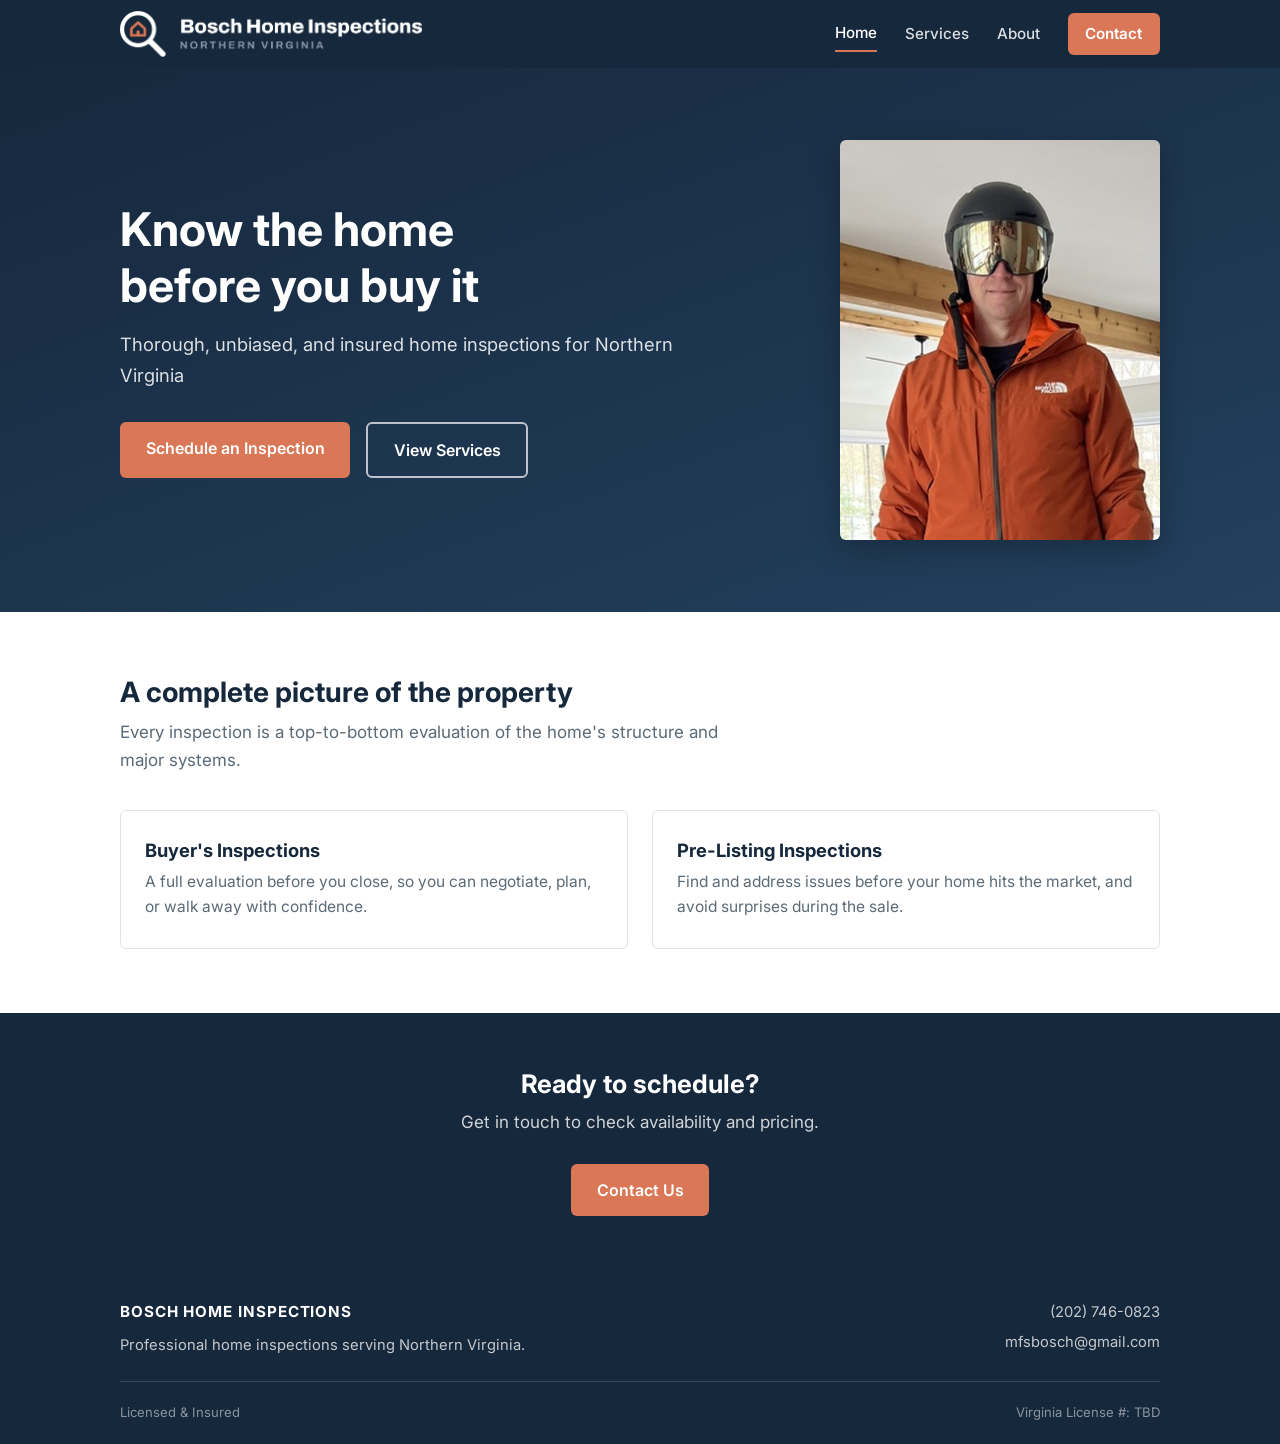
<file: index.html>
<!DOCTYPE html>
<html lang="en">
<head>
  <meta charset="UTF-8">
  <meta name="viewport" content="width=device-width, initial-scale=1.0">
  <title>Bosch Home Inspections | Home Inspector in Northern Virginia</title>
  <meta name="description" content="Thorough, unbiased, and insured home inspections across Northern Virginia. Schedule with Bosch Home Inspections.">
  <link rel="preconnect" href="https://fonts.googleapis.com">
  <link rel="preconnect" href="https://fonts.gstatic.com" crossorigin>
  <link href="https://fonts.googleapis.com/css2?family=Inter:wght@400;500;600;700&display=swap" rel="stylesheet">
  <link rel="stylesheet" href="css/styles.css">
</head>
<body>

  <header class="site-header">
    <div class="container">
      <a class="logo" href="index.html"><img src="images/logo.png" alt="Bosch Home Inspections"></a>
      <button class="nav-toggle" aria-label="Toggle navigation" aria-expanded="false">
        <span></span><span></span><span></span>
      </button>
      <nav class="site-nav" aria-label="Main navigation">
        <a href="index.html" aria-current="page">Home</a>
        <a href="services.html">Services</a>
        <a href="about.html">About</a>
        <a href="contact.html" class="nav-cta">Contact</a>
      </nav>
    </div>
  </header>

  <main>

    <section class="hero">
      <div class="container hero-layout">
        <div class="hero-text">
          <h1>Know the home before you&nbsp;buy&nbsp;it</h1>
          <p>Thorough, unbiased, and insured home inspections for Northern Virginia</p>
          <div class="hero-actions">
            <a class="btn btn-primary" href="contact.html">Schedule an Inspection</a>
            <a class="btn btn-outline" href="services.html">View Services</a>
          </div>
        </div>
        <div class="hero-photo">
          <img src="images/michael.jpg" alt="Michael Bosch, home inspector" width="800" height="1000">
        </div>
      </div>
    </section>

    <section class="section">
      <div class="container">
        <h2 class="section-title">A complete picture of the property</h2>
        <p class="section-lede">Every inspection is a top-to-bottom evaluation of the home's structure and major systems.</p>
        <div class="grid grid-2">
          <div class="card">
            <h3>Buyer's Inspections</h3>
            <p>A full evaluation before you close, so you can negotiate, plan, or walk away with confidence.</p>
          </div>
          <div class="card">
            <h3>Pre-Listing Inspections</h3>
            <p>Find and address issues before your home hits the market, and avoid surprises during the sale.</p>
          </div>
        </div>
      </div>
    </section>

    <section class="cta-band">
      <div class="container">
        <h2>Ready to schedule?</h2>
        <p>Get in touch to check availability and pricing.</p>
        <a class="btn btn-primary" href="contact.html">Contact Us</a>
      </div>
    </section>

  </main>

  <footer class="site-footer">
    <div class="container">
      <div class="footer-main">
        <div>
          <h4>Bosch Home Inspections</h4>
          <p>Professional home inspections serving Northern Virginia.</p>
        </div>
        <ul class="footer-contact">
          <li><a href="tel:+12027460823">(202) 746-0823</a></li>
          <li><a href="mailto:mfsbosch@gmail.com">mfsbosch@gmail.com</a></li>
        </ul>
      </div>
      <div class="footer-bottom">
        <span>Licensed &amp; Insured</span>
        <span>Virginia License #: TBD</span>
      </div>
    </div>
  </footer>

  <script>
    const toggle = document.querySelector('.nav-toggle');
    const nav = document.querySelector('.site-nav');
    toggle.addEventListener('click', () => {
      const open = nav.classList.toggle('open');
      toggle.setAttribute('aria-expanded', open);
    });
  </script>
</body>
</html>
</file>
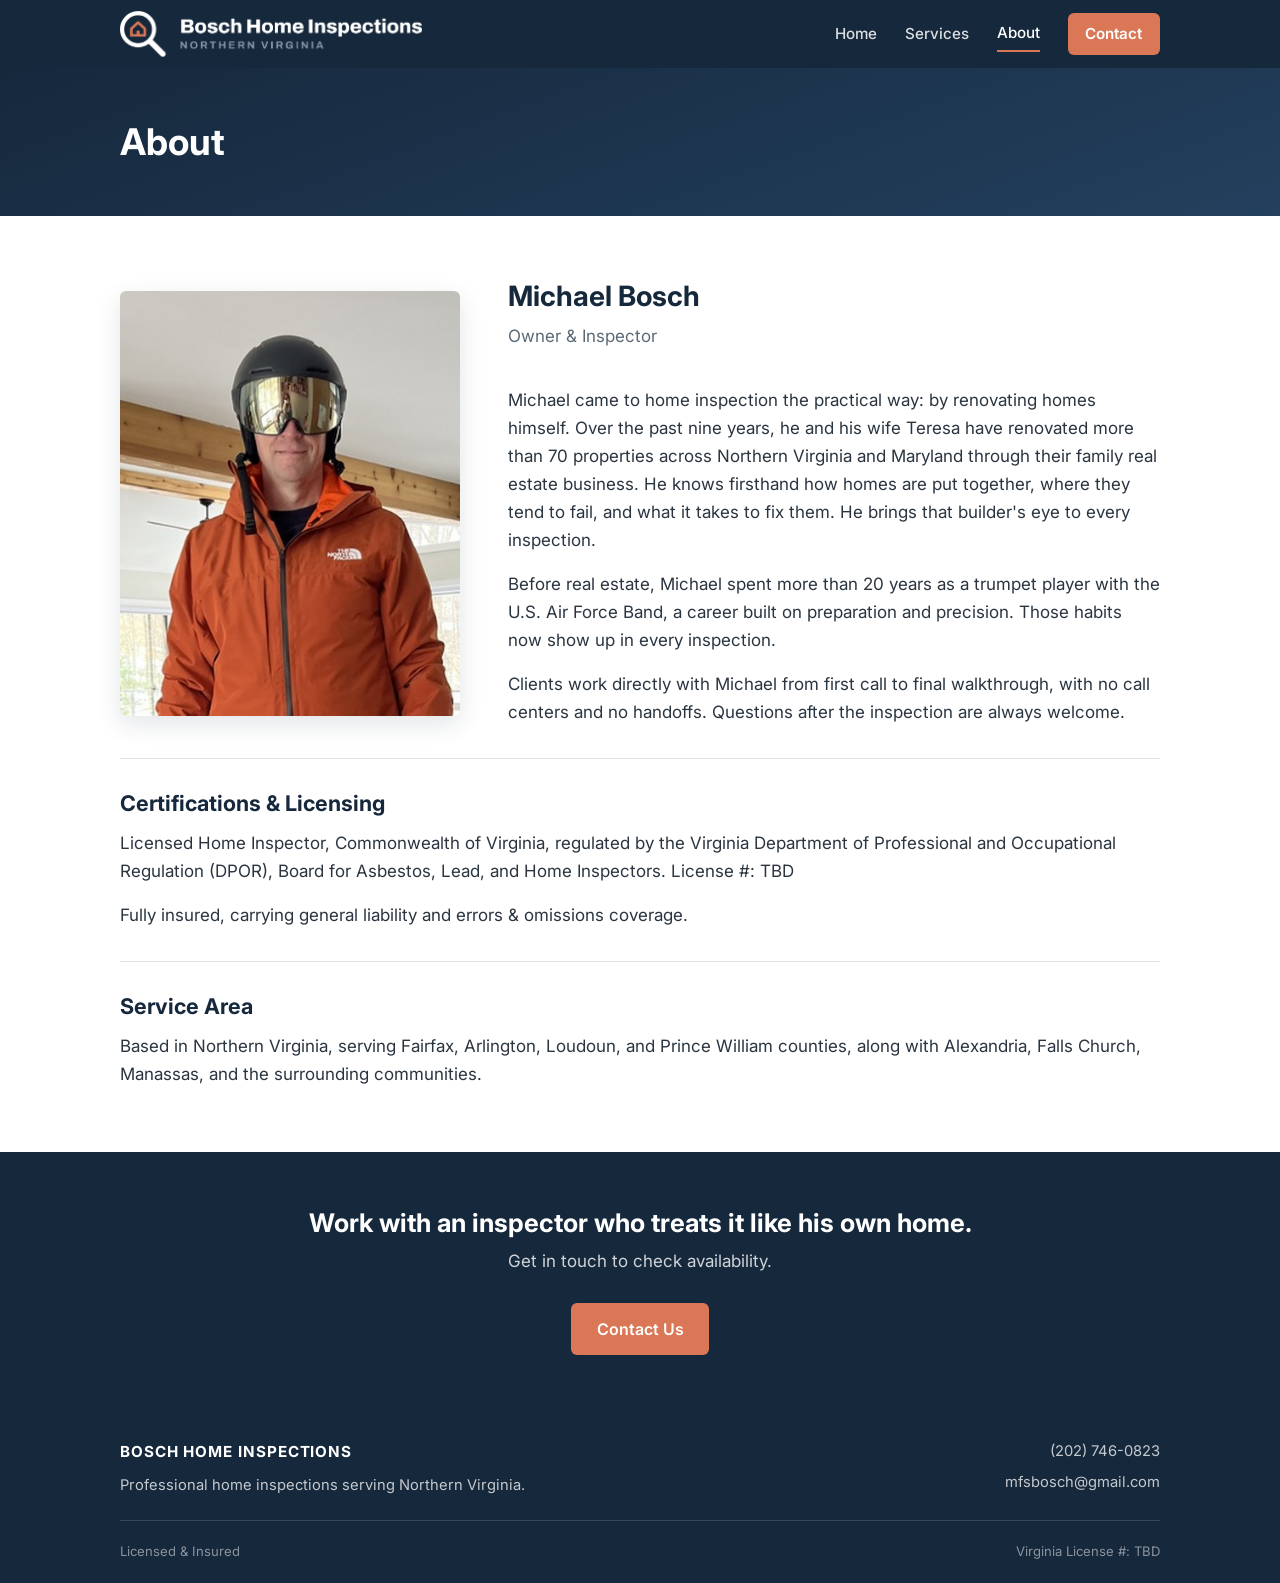
<file: about.html>
<!DOCTYPE html>
<html lang="en">
<head>
  <meta charset="UTF-8">
  <meta name="viewport" content="width=device-width, initial-scale=1.0">
  <title>About | Bosch Home Inspections</title>
  <meta name="description" content="About Michael Bosch, home inspector serving Northern Virginia. Thorough, unbiased, and insured inspections.">
  <link rel="preconnect" href="https://fonts.googleapis.com">
  <link rel="preconnect" href="https://fonts.gstatic.com" crossorigin>
  <link href="https://fonts.googleapis.com/css2?family=Inter:wght@400;500;600;700&display=swap" rel="stylesheet">
  <link rel="stylesheet" href="css/styles.css">
</head>
<body>

  <header class="site-header">
    <div class="container">
      <a class="logo" href="index.html"><img src="images/logo.png" alt="Bosch Home Inspections"></a>
      <button class="nav-toggle" aria-label="Toggle navigation" aria-expanded="false">
        <span></span><span></span><span></span>
      </button>
      <nav class="site-nav" aria-label="Main navigation">
        <a href="index.html">Home</a>
        <a href="services.html">Services</a>
        <a href="about.html" aria-current="page">About</a>
        <a href="contact.html" class="nav-cta">Contact</a>
      </nav>
    </div>
  </header>

  <main>

    <section class="page-hero">
      <div class="container">
        <h1>About</h1>
      </div>
    </section>

    <section class="section">
      <div class="container">
        <div class="split">
          <img src="images/michael.jpg" alt="Michael Bosch, home inspector" width="800" height="1000">
          <div>
            <h2 class="section-title">Michael Bosch</h2>
            <p class="section-lede">Owner &amp; Inspector</p>
            <p>Michael came to home inspection the practical way: by renovating homes himself. Over the past nine years, he and his wife Teresa have renovated more than 70 properties across Northern Virginia and Maryland through their family real estate business. He knows firsthand how homes are put together, where they tend to fail, and what it takes to fix them. He brings that builder's eye to every inspection.</p>
            <p style="margin-top: 1rem;">Before real estate, Michael spent more than 20 years as a trumpet player with the U.S. Air Force Band, a career built on preparation and precision. Those habits now show up in every inspection.</p>
            <p style="margin-top: 1rem;">Clients work directly with Michael from first call to final walkthrough, with no call centers and no handoffs. Questions after the inspection are always welcome.</p>
          </div>
        </div>

        <div class="detail-block">
          <h2>Certifications &amp; Licensing</h2>
          <p>Licensed Home Inspector, Commonwealth of Virginia, regulated by the Virginia Department of Professional and Occupational Regulation (DPOR), Board for Asbestos, Lead, and Home Inspectors. License #: TBD</p>
          <p style="margin-top: 1rem;">Fully insured, carrying general liability and errors &amp; omissions coverage.</p>
        </div>

        <div class="detail-block">
          <h2>Service Area</h2>
          <p>Based in Northern Virginia, serving Fairfax, Arlington, Loudoun, and Prince William counties, along with Alexandria, Falls Church, Manassas, and the surrounding communities.</p>
        </div>
      </div>
    </section>

    <section class="cta-band">
      <div class="container">
        <h2>Work with an inspector who treats it like his own home.</h2>
        <p>Get in touch to check availability.</p>
        <a class="btn btn-primary" href="contact.html">Contact Us</a>
      </div>
    </section>

  </main>

  <footer class="site-footer">
    <div class="container">
      <div class="footer-main">
        <div>
          <h4>Bosch Home Inspections</h4>
          <p>Professional home inspections serving Northern Virginia.</p>
        </div>
        <ul class="footer-contact">
          <li><a href="tel:+12027460823">(202) 746-0823</a></li>
          <li><a href="mailto:mfsbosch@gmail.com">mfsbosch@gmail.com</a></li>
        </ul>
      </div>
      <div class="footer-bottom">
        <span>Licensed &amp; Insured</span>
        <span>Virginia License #: TBD</span>
      </div>
    </div>
  </footer>

  <script>
    const toggle = document.querySelector('.nav-toggle');
    const nav = document.querySelector('.site-nav');
    toggle.addEventListener('click', () => {
      const open = nav.classList.toggle('open');
      toggle.setAttribute('aria-expanded', open);
    });
  </script>
</body>
</html>
</file>
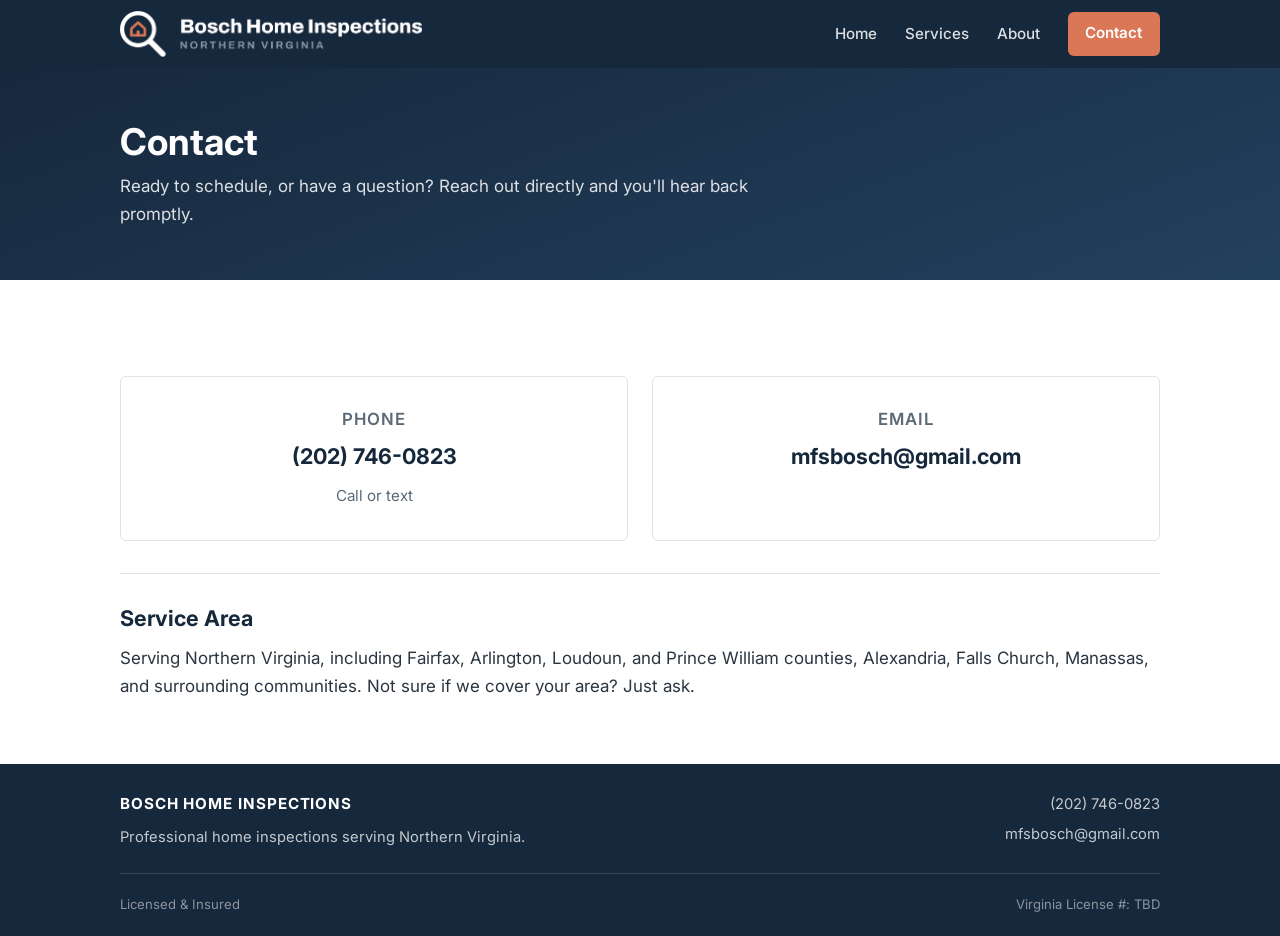
<file: contact.html>
<!DOCTYPE html>
<html lang="en">
<head>
  <meta charset="UTF-8">
  <meta name="viewport" content="width=device-width, initial-scale=1.0">
  <title>Contact | Bosch Home Inspections</title>
  <meta name="description" content="Contact Bosch Home Inspections to schedule a home inspection in Northern Virginia. Call (202) 746-0823 or email mfsbosch@gmail.com.">
  <link rel="preconnect" href="https://fonts.googleapis.com">
  <link rel="preconnect" href="https://fonts.gstatic.com" crossorigin>
  <link href="https://fonts.googleapis.com/css2?family=Inter:wght@400;500;600;700&display=swap" rel="stylesheet">
  <link rel="stylesheet" href="css/styles.css">
</head>
<body>

  <header class="site-header">
    <div class="container">
      <a class="logo" href="index.html"><img src="images/logo.png" alt="Bosch Home Inspections"></a>
      <button class="nav-toggle" aria-label="Toggle navigation" aria-expanded="false">
        <span></span><span></span><span></span>
      </button>
      <nav class="site-nav" aria-label="Main navigation">
        <a href="index.html">Home</a>
        <a href="services.html">Services</a>
        <a href="about.html">About</a>
        <a href="contact.html" class="nav-cta" aria-current="page">Contact</a>
      </nav>
    </div>
  </header>

  <main>

    <section class="page-hero">
      <div class="container">
        <h1>Contact</h1>
        <p>Ready to schedule, or have a question? Reach out directly and you'll hear back promptly.</p>
      </div>
    </section>

    <section class="section">
      <div class="container">
        <div class="contact-methods">
          <div class="contact-card">
            <h3>Phone</h3>
            <a href="tel:+12027460823">(202) 746-0823</a>
            <p>Call or text</p>
          </div>
          <div class="contact-card">
            <h3>Email</h3>
            <a href="mailto:mfsbosch@gmail.com">mfsbosch@gmail.com</a>
          </div>
        </div>

        <div class="detail-block">
          <h2>Service Area</h2>
          <p>Serving Northern Virginia, including Fairfax, Arlington, Loudoun, and Prince William counties, Alexandria, Falls Church, Manassas, and surrounding communities. Not sure if we cover your area? Just ask.</p>
        </div>
      </div>
    </section>

  </main>

  <footer class="site-footer">
    <div class="container">
      <div class="footer-main">
        <div>
          <h4>Bosch Home Inspections</h4>
          <p>Professional home inspections serving Northern Virginia.</p>
        </div>
        <ul class="footer-contact">
          <li><a href="tel:+12027460823">(202) 746-0823</a></li>
          <li><a href="mailto:mfsbosch@gmail.com">mfsbosch@gmail.com</a></li>
        </ul>
      </div>
      <div class="footer-bottom">
        <span>Licensed &amp; Insured</span>
        <span>Virginia License #: TBD</span>
      </div>
    </div>
  </footer>

  <script>
    const toggle = document.querySelector('.nav-toggle');
    const nav = document.querySelector('.site-nav');
    toggle.addEventListener('click', () => {
      const open = nav.classList.toggle('open');
      toggle.setAttribute('aria-expanded', open);
    });
  </script>
</body>
</html>
</file>
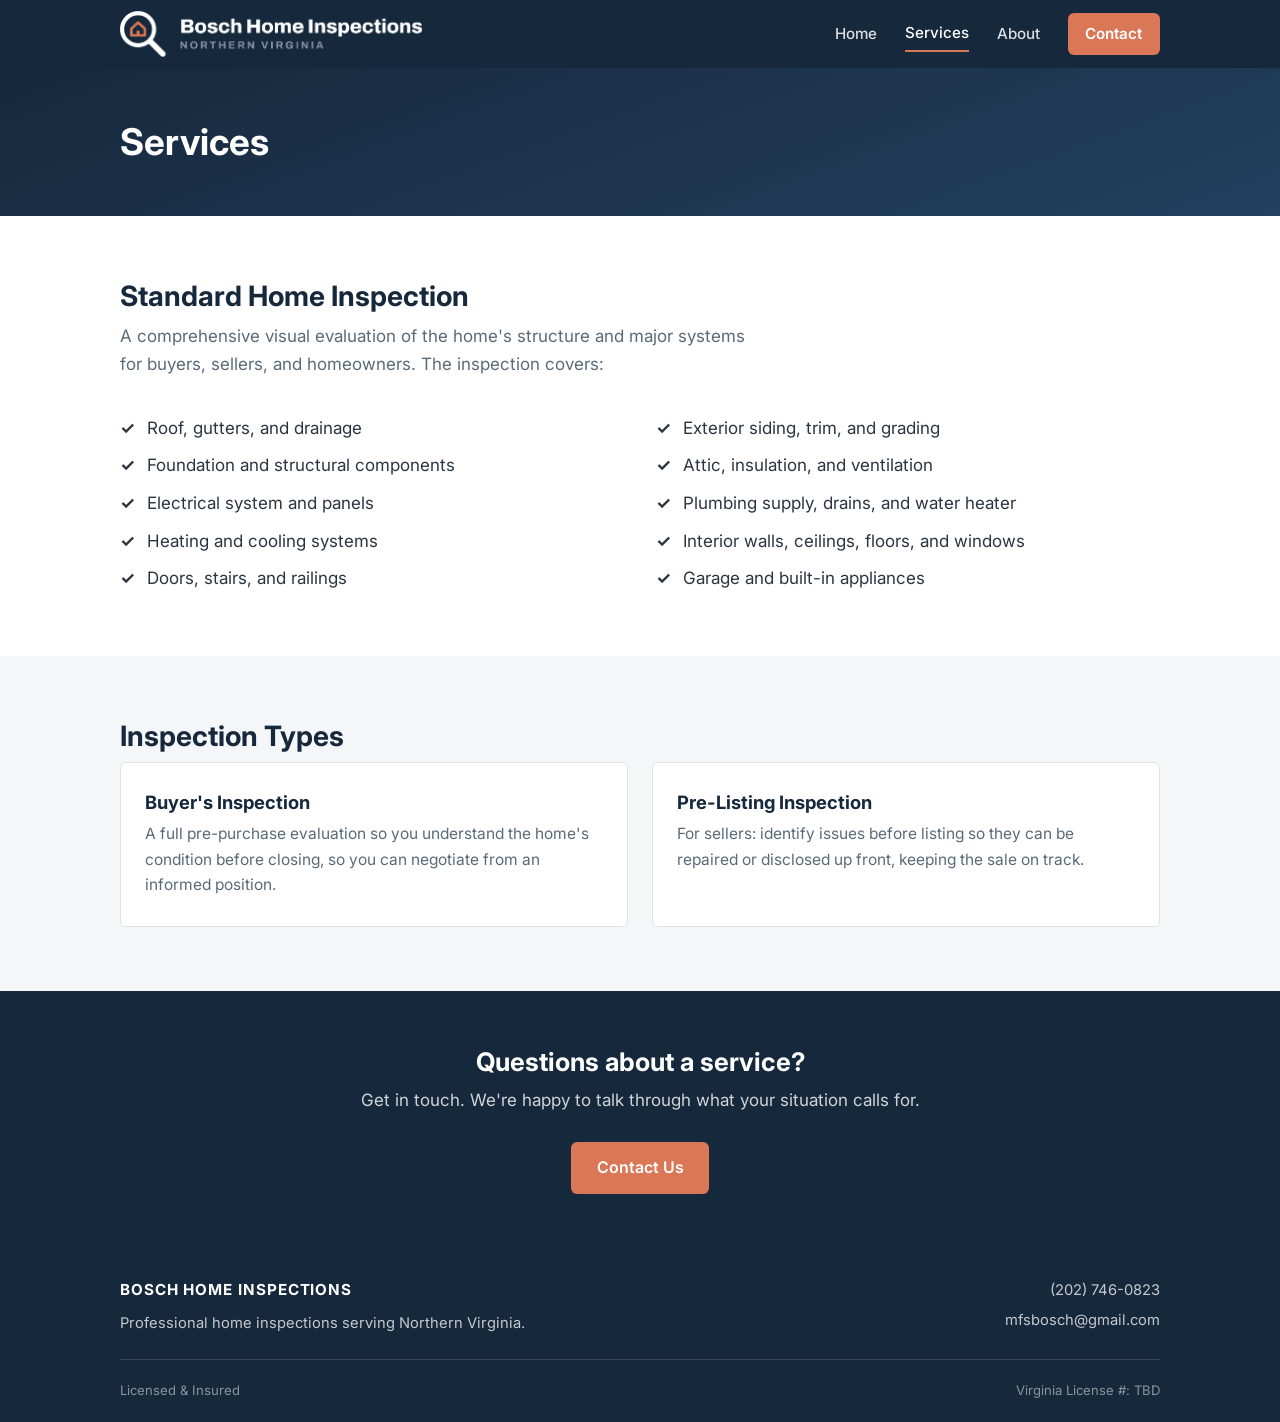
<file: services.html>
<!DOCTYPE html>
<html lang="en">
<head>
  <meta charset="UTF-8">
  <meta name="viewport" content="width=device-width, initial-scale=1.0">
  <title>Services | Bosch Home Inspections</title>
  <meta name="description" content="Home inspection services in Northern Virginia: buyer's inspections, pre-listing inspections, and specialty services from Bosch Home Inspections.">
  <link rel="preconnect" href="https://fonts.googleapis.com">
  <link rel="preconnect" href="https://fonts.gstatic.com" crossorigin>
  <link href="https://fonts.googleapis.com/css2?family=Inter:wght@400;500;600;700&display=swap" rel="stylesheet">
  <link rel="stylesheet" href="css/styles.css">
</head>
<body>

  <header class="site-header">
    <div class="container">
      <a class="logo" href="index.html"><img src="images/logo.png" alt="Bosch Home Inspections"></a>
      <button class="nav-toggle" aria-label="Toggle navigation" aria-expanded="false">
        <span></span><span></span><span></span>
      </button>
      <nav class="site-nav" aria-label="Main navigation">
        <a href="index.html">Home</a>
        <a href="services.html" aria-current="page">Services</a>
        <a href="about.html">About</a>
        <a href="contact.html" class="nav-cta">Contact</a>
      </nav>
    </div>
  </header>

  <main>

    <section class="page-hero">
      <div class="container">
        <h1>Services</h1>
      </div>
    </section>

    <section class="section">
      <div class="container">
        <h2 class="section-title">Standard Home Inspection</h2>
        <p class="section-lede">A comprehensive visual evaluation of the home's structure and major systems for buyers, sellers, and homeowners. The inspection covers:</p>
        <ul class="checklist">
          <li>Roof, gutters, and drainage</li>
          <li>Exterior siding, trim, and grading</li>
          <li>Foundation and structural components</li>
          <li>Attic, insulation, and ventilation</li>
          <li>Electrical system and panels</li>
          <li>Plumbing supply, drains, and water heater</li>
          <li>Heating and cooling systems</li>
          <li>Interior walls, ceilings, floors, and windows</li>
          <li>Doors, stairs, and railings</li>
          <li>Garage and built-in appliances</li>
        </ul>
      </div>
    </section>

    <section class="section section-alt">
      <div class="container">
        <h2 class="section-title">Inspection Types</h2>
        <div class="grid grid-2">
          <div class="card">
            <h3>Buyer's Inspection</h3>
            <p>A full pre-purchase evaluation so you understand the home's condition before closing, so you can negotiate from an informed position.</p>
          </div>
          <div class="card">
            <h3>Pre-Listing Inspection</h3>
            <p>For sellers: identify issues before listing so they can be repaired or disclosed up front, keeping the sale on track.</p>
          </div>
        </div>
      </div>
    </section>

    <section class="cta-band">
      <div class="container">
        <h2>Questions about a service?</h2>
        <p>Get in touch. We're happy to talk through what your situation calls for.</p>
        <a class="btn btn-primary" href="contact.html">Contact Us</a>
      </div>
    </section>

  </main>

  <footer class="site-footer">
    <div class="container">
      <div class="footer-main">
        <div>
          <h4>Bosch Home Inspections</h4>
          <p>Professional home inspections serving Northern Virginia.</p>
        </div>
        <ul class="footer-contact">
          <li><a href="tel:+12027460823">(202) 746-0823</a></li>
          <li><a href="mailto:mfsbosch@gmail.com">mfsbosch@gmail.com</a></li>
        </ul>
      </div>
      <div class="footer-bottom">
        <span>Licensed &amp; Insured</span>
        <span>Virginia License #: TBD</span>
      </div>
    </div>
  </footer>

  <script>
    const toggle = document.querySelector('.nav-toggle');
    const nav = document.querySelector('.site-nav');
    toggle.addEventListener('click', () => {
      const open = nav.classList.toggle('open');
      toggle.setAttribute('aria-expanded', open);
    });
  </script>
</body>
</html>
</file>
<file: css/styles.css>
/* ==========================================================================
   Bosch Home Inspections — Shared Stylesheet
   --------------------------------------------------------------------------
   Brand tokens (colors, fonts) live in :root below — edit there and the
   whole site updates.
   ========================================================================== */

:root {
  /* Brand colors */
  --color-primary: #16283c;      /* navy: headers, footer, headings */
  --color-primary-light: #23405e;
  --color-accent: #da7756;       /* warm terracotta — CTAs, highlights */
  --color-accent-dark: #c15f3c;
  --color-bg: #ffffff;
  --color-bg-alt: #f4f6f8;       /* alternating section background */
  --color-text: #2a3540;
  --color-text-muted: #5b6a77;
  --color-border: #dde3e8;

  /* Typography */
  --font-heading: "Inter", -apple-system, BlinkMacSystemFont, "Segoe UI", sans-serif;
  --font-body: "Inter", -apple-system, BlinkMacSystemFont, "Segoe UI", sans-serif;

  /* Layout */
  --container-max: 1080px;
  --radius: 6px;
}

/* ---- Reset / base ---- */

*,
*::before,
*::after {
  box-sizing: border-box;
  margin: 0;
  padding: 0;
}

html {
  scroll-behavior: smooth;
}

body {
  font-family: var(--font-body);
  font-size: 1.0625rem;
  line-height: 1.65;
  color: var(--color-text);
  background: var(--color-bg);
  -webkit-font-smoothing: antialiased;
}

img {
  max-width: 100%;
  display: block;
}

a {
  color: var(--color-accent-dark);
}

h1, h2, h3, h4 {
  font-family: var(--font-heading);
  color: var(--color-primary);
  line-height: 1.2;
  font-weight: 700;
}

.container {
  max-width: var(--container-max);
  margin: 0 auto;
  padding: 0 1.25rem;
}

/* ---- Header / navigation ---- */

.site-header {
  background: var(--color-primary);
  position: sticky;
  top: 0;
  z-index: 100;
}

.site-header .container {
  display: flex;
  align-items: center;
  justify-content: space-between;
  min-height: 68px;
  gap: 1rem;
}

.logo {
  display: block;
  line-height: 0;
}

.logo img {
  height: 46px;
  width: auto;
}

@media (max-width: 640px) {
  .logo img {
    height: 36px;
    max-width: 62vw;
    object-fit: contain;
  }
}

.nav-toggle {
  display: none;
  background: none;
  border: none;
  cursor: pointer;
  padding: 0.5rem;
}

.nav-toggle span {
  display: block;
  width: 24px;
  height: 2px;
  background: #ffffff;
  margin: 5px 0;
}

.site-nav {
  display: flex;
  align-items: center;
  gap: 1.75rem;
}

.site-nav a {
  color: rgba(255, 255, 255, 0.85);
  text-decoration: none;
  font-size: 0.95rem;
  font-weight: 500;
  padding: 0.25rem 0;
}

.site-nav a:hover,
.site-nav a[aria-current="page"] {
  color: #ffffff;
  border-bottom: 2px solid var(--color-accent);
}

.site-nav .nav-cta {
  background: var(--color-accent);
  color: #ffffff;
  padding: 0.5rem 1.1rem;
  border-radius: var(--radius);
  border-bottom: none;
  font-weight: 600;
}

.site-nav .nav-cta:hover {
  background: var(--color-accent-dark);
  border-bottom: none;
}

/* ---- Hero ---- */

.hero {
  background: linear-gradient(160deg, var(--color-primary) 0%, var(--color-primary-light) 100%);
  color: #ffffff;
  padding: 4.5rem 0;
}

.hero-layout {
  display: grid;
  grid-template-columns: 1fr 320px;
  gap: 3.5rem;
  align-items: center;
}

.hero h1 {
  color: #ffffff;
  font-size: clamp(1.9rem, 4.5vw, 2.9rem);
  margin-bottom: 1rem;
  text-wrap: balance;
}

.hero p {
  font-size: 1.15rem;
  color: rgba(255, 255, 255, 0.85);
  max-width: 620px;
  margin-bottom: 2rem;
}

.hero-actions {
  display: flex;
  gap: 1rem;
  flex-wrap: wrap;
}

.hero-photo img {
  width: 100%;
  height: auto;
  border-radius: var(--radius);
  box-shadow: 0 10px 30px rgba(0, 0, 0, 0.25);
}

/* Page-top hero variant for interior pages */
.page-hero {
  background: linear-gradient(160deg, var(--color-primary) 0%, var(--color-primary-light) 100%);
  color: #ffffff;
  padding: 3.25rem 0;
}

.page-hero h1 {
  color: #ffffff;
  font-size: clamp(1.7rem, 3.5vw, 2.3rem);
}

.page-hero p {
  color: rgba(255, 255, 255, 0.85);
  max-width: 640px;
  margin-top: 0.5rem;
}

/* ---- Buttons ---- */

.btn {
  display: inline-block;
  padding: 0.8rem 1.6rem;
  border-radius: var(--radius);
  font-weight: 600;
  font-size: 1rem;
  text-decoration: none;
  transition: background 0.15s ease;
}

.btn-primary {
  background: var(--color-accent);
  color: #ffffff;
}

.btn-primary:hover {
  background: var(--color-accent-dark);
}

.btn-outline {
  border: 2px solid rgba(255, 255, 255, 0.7);
  color: #ffffff;
}

.btn-outline:hover {
  border-color: #ffffff;
  background: rgba(255, 255, 255, 0.08);
}

/* ---- Sections ---- */

.section {
  padding: 4rem 0;
}

.section-alt {
  background: var(--color-bg-alt);
}

.section-title {
  font-size: 1.75rem;
  margin-bottom: 0.5rem;
}

.section-lede {
  color: var(--color-text-muted);
  max-width: 640px;
  margin-bottom: 2.25rem;
}

.section-center {
  text-align: center;
}

.section-center .section-lede {
  margin-left: auto;
  margin-right: auto;
}

/* ---- Card grids ---- */

.grid {
  display: grid;
  gap: 1.5rem;
}

.grid-2 {
  grid-template-columns: repeat(2, 1fr);
}

.grid-3 {
  grid-template-columns: repeat(3, 1fr);
}

.grid-4 {
  grid-template-columns: repeat(4, 1fr);
}

.card {
  background: var(--color-bg);
  border: 1px solid var(--color-border);
  border-radius: var(--radius);
  padding: 1.75rem 1.5rem;
}

.card h3 {
  font-size: 1.15rem;
  margin-bottom: 0.5rem;
}

.card p {
  font-size: 0.97rem;
  color: var(--color-text-muted);
}

.card .card-note {
  display: inline-block;
  margin-top: 0.75rem;
  font-size: 0.8rem;
  font-weight: 600;
  letter-spacing: 0.04em;
  text-transform: uppercase;
  color: var(--color-accent-dark);
}

/* ---- Split section (photo + text) ---- */

.split {
  display: grid;
  grid-template-columns: 340px 1fr;
  gap: 3rem;
  align-items: center;
}

.split img {
  width: 100%;
  height: auto;
  border-radius: var(--radius);
  box-shadow: 0 8px 24px rgba(22, 40, 60, 0.12);
}

@media (max-width: 720px) {
  .split {
    grid-template-columns: 1fr;
    gap: 1.75rem;
  }

  .split img {
    max-width: 340px;
    margin: 0 auto;
  }
}

/* ---- Checklist (what's covered) ---- */

.checklist {
  list-style: none;
  display: grid;
  grid-template-columns: repeat(2, 1fr);
  gap: 0.6rem 2rem;
  margin-top: 1rem;
}

.checklist li {
  padding-left: 1.7rem;
  position: relative;
}

.checklist li::before {
  content: "✓";
  position: absolute;
  left: 0;
  color: var(--color-text);
  font-weight: 700;
}

/* ---- CTA band ---- */

.cta-band {
  background: var(--color-primary);
  color: #ffffff;
  text-align: center;
  padding: 3.5rem 0;
}

.cta-band h2 {
  color: #ffffff;
  font-size: 1.6rem;
  margin-bottom: 0.5rem;
}

.cta-band p {
  color: rgba(255, 255, 255, 0.8);
  margin-bottom: 1.75rem;
}

/* ---- Contact page ---- */

.contact-methods {
  display: grid;
  grid-template-columns: repeat(2, 1fr);
  gap: 1.5rem;
  margin-top: 2rem;
}

.contact-card {
  border: 1px solid var(--color-border);
  border-radius: var(--radius);
  padding: 2rem 1.75rem;
  text-align: center;
}

.contact-card h3 {
  font-size: 1.05rem;
  text-transform: uppercase;
  letter-spacing: 0.06em;
  color: var(--color-text-muted);
  font-weight: 600;
  margin-bottom: 0.6rem;
}

.contact-card a {
  font-size: 1.35rem;
  font-weight: 700;
  color: var(--color-primary);
  text-decoration: none;
}

.contact-card a:hover {
  color: var(--color-accent-dark);
}

.contact-card p {
  margin-top: 0.5rem;
  font-size: 0.95rem;
  color: var(--color-text-muted);
}

/* ---- Detail lists (about page) ---- */

.detail-block {
  margin-top: 2rem;
  padding-top: 2rem;
  border-top: 1px solid var(--color-border);
}

.detail-block h2 {
  font-size: 1.35rem;
  margin-bottom: 0.75rem;
}

/* ---- Footer ---- */

.site-footer {
  background: var(--color-primary);
  color: rgba(255, 255, 255, 0.75);
  padding: 1.75rem 0 1.25rem;
  font-size: 0.92rem;
}

.footer-main {
  display: flex;
  justify-content: space-between;
  align-items: center;
  gap: 2rem;
  flex-wrap: wrap;
  margin-bottom: 1.25rem;
}

.footer-contact {
  text-align: right;
}

.site-footer h4 {
  color: #ffffff;
  font-size: 0.95rem;
  text-transform: uppercase;
  letter-spacing: 0.06em;
  margin-bottom: 0.75rem;
}

.site-footer a {
  color: rgba(255, 255, 255, 0.75);
  text-decoration: none;
}

.site-footer a:hover {
  color: #ffffff;
}

.site-footer ul {
  list-style: none;
}

.site-footer li {
  margin-bottom: 0.4rem;
}

.footer-bottom {
  border-top: 1px solid rgba(255, 255, 255, 0.15);
  padding-top: 1.25rem;
  font-size: 0.82rem;
  color: rgba(255, 255, 255, 0.5);
  display: flex;
  justify-content: space-between;
  flex-wrap: wrap;
  gap: 0.5rem;
}

/* ---- Responsive ---- */

@media (max-width: 860px) {
  .grid-3,
  .grid-4 {
    grid-template-columns: repeat(2, 1fr);
  }

  .footer-main {
    flex-direction: column;
    align-items: flex-start;
    gap: 1rem;
  }

  .footer-contact {
    text-align: left;
  }
}

@media (max-width: 640px) {
  .nav-toggle {
    display: block;
  }

  .site-nav {
    display: none;
    position: absolute;
    top: 68px;
    left: 0;
    right: 0;
    background: var(--color-primary);
    flex-direction: column;
    align-items: flex-start;
    padding: 1rem 1.25rem 1.5rem;
    gap: 1rem;
    border-top: 1px solid rgba(255, 255, 255, 0.15);
  }

  .site-nav.open {
    display: flex;
  }

  .grid-2,
  .grid-3,
  .grid-4,
  .checklist,
  .contact-methods {
    grid-template-columns: 1fr;
  }

  .hero {
    padding: 3.5rem 0;
    text-align: center;
  }

  .hero-layout {
    grid-template-columns: 1fr;
    gap: 2.5rem;
  }

  .hero p {
    margin-left: auto;
    margin-right: auto;
  }

  .hero-actions {
    justify-content: center;
  }

  .hero-photo img {
    max-width: 300px;
    margin: 0 auto;
  }
}
</file>
